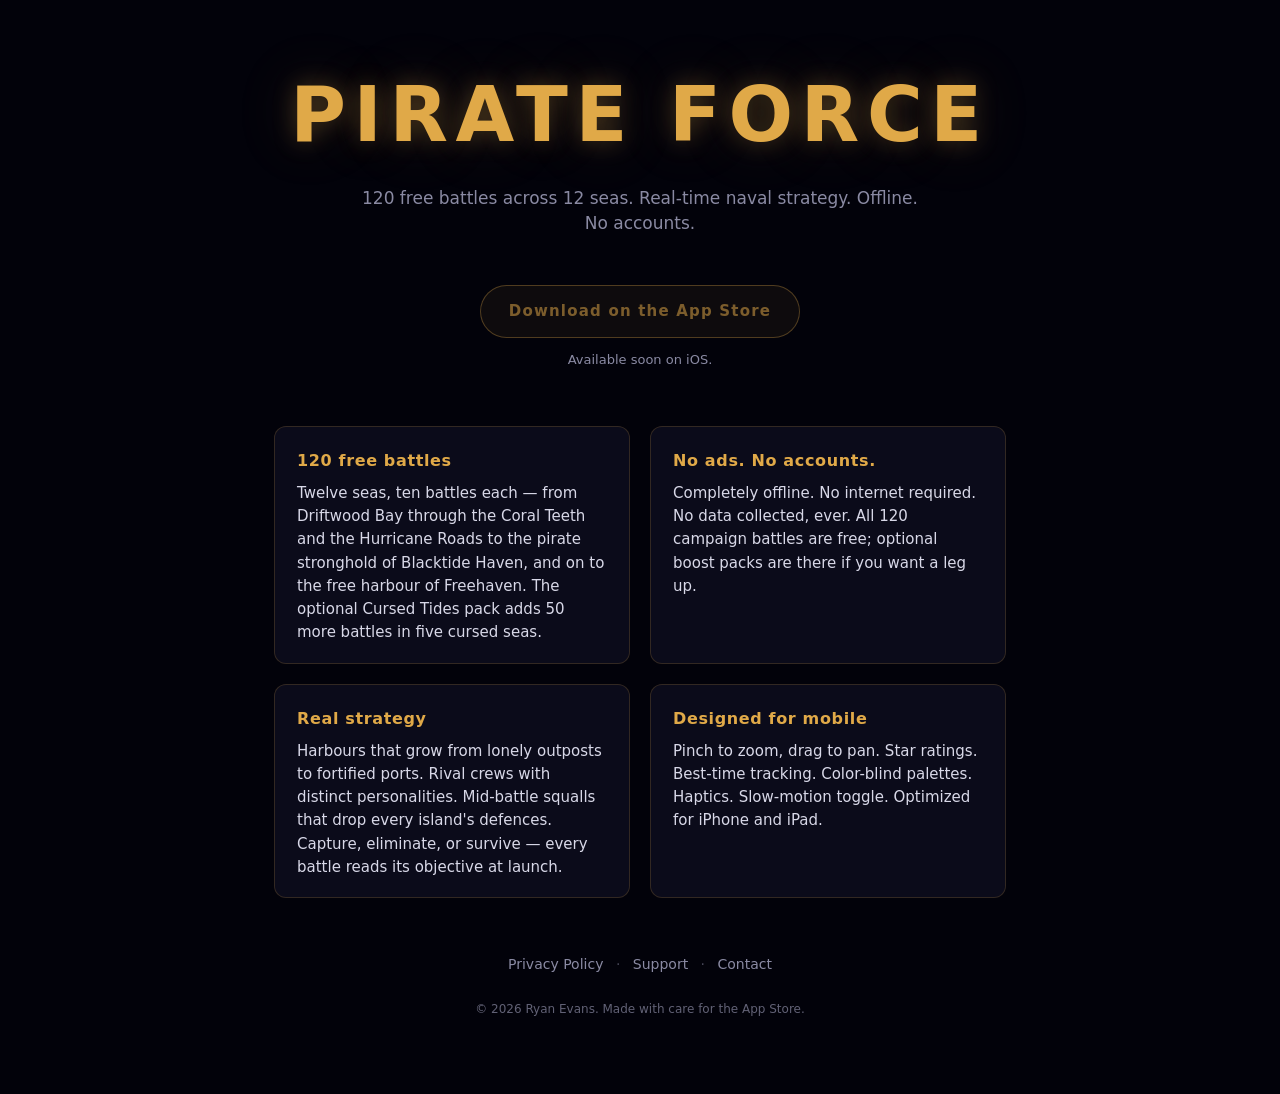
<file: index.html>
<!DOCTYPE html>
<html lang="en">
<head>
<meta charset="UTF-8">
<meta name="viewport" content="width=device-width, initial-scale=1, viewport-fit=cover">
<meta name="theme-color" content="#02020a">
<meta name="description" content="Pirate Force — a 120-battle offline real-time strategy game for iOS. No ads. No accounts. No data collection.">
<meta property="og:title" content="Pirate Force">
<meta property="og:description" content="120 free battles across 12 seas. Real-time naval strategy. Offline. No accounts.">
<meta property="og:type" content="website">
<title>Pirate Force — Real-Time Naval Strategy</title>
<link rel="icon" type="image/png" href="favicon.png">
<link rel="apple-touch-icon" href="apple-touch-icon.png">
<link rel="stylesheet" href="styles.css">
</head>
<body>
<div class="starfield"></div>
<main>
  <header>
    <h1>PIRATE FORCE</h1>
    <p class="tag">120 free battles across 12 seas. Real-time naval strategy. Offline. No accounts.</p>
  </header>

  <section class="cta">
    <!-- Replace href with App Store URL once the listing is live -->
    <a class="btn primary" href="#" rel="noopener" aria-disabled="true">Download on the App Store</a>
    <p class="cta-note">Available soon on iOS.</p>
  </section>

  <section class="features">
    <div class="feature">
      <h3>120 free battles</h3>
      <p>Twelve seas, ten battles each — from Driftwood Bay through the Coral Teeth and the Hurricane Roads to the pirate stronghold of Blacktide Haven, and on to the free harbour of Freehaven. The optional Cursed Tides pack adds 50 more battles in five cursed seas.</p>
    </div>
    <div class="feature">
      <h3>No ads. No accounts.</h3>
      <p>Completely offline. No internet required. No data collected, ever. All 120 campaign battles are free; optional boost packs are there if you want a leg up.</p>
    </div>
    <div class="feature">
      <h3>Real strategy</h3>
      <p>Harbours that grow from lonely outposts to fortified ports. Rival crews with distinct personalities. Mid-battle squalls that drop every island's defences. Capture, eliminate, or survive — every battle reads its objective at launch.</p>
    </div>
    <div class="feature">
      <h3>Designed for mobile</h3>
      <p>Pinch to zoom, drag to pan. Star ratings. Best-time tracking. Color-blind palettes. Haptics. Slow-motion toggle. Optimized for iPhone and iPad.</p>
    </div>
  </section>

  <nav class="links">
    <a href="privacy.html">Privacy Policy</a>
    <span class="sep">·</span>
    <a href="support.html">Support</a>
    <span class="sep">·</span>
    <a href="mailto:ryanevans23@gmail.com">Contact</a>
  </nav>

  <footer>
    <p>&copy; <span id="year">2026</span> Ryan Evans. Made with care for the App Store.</p>
  </footer>
</main>
<script>document.getElementById('year').textContent = new Date().getFullYear();</script>
</body>
</html>
</file>
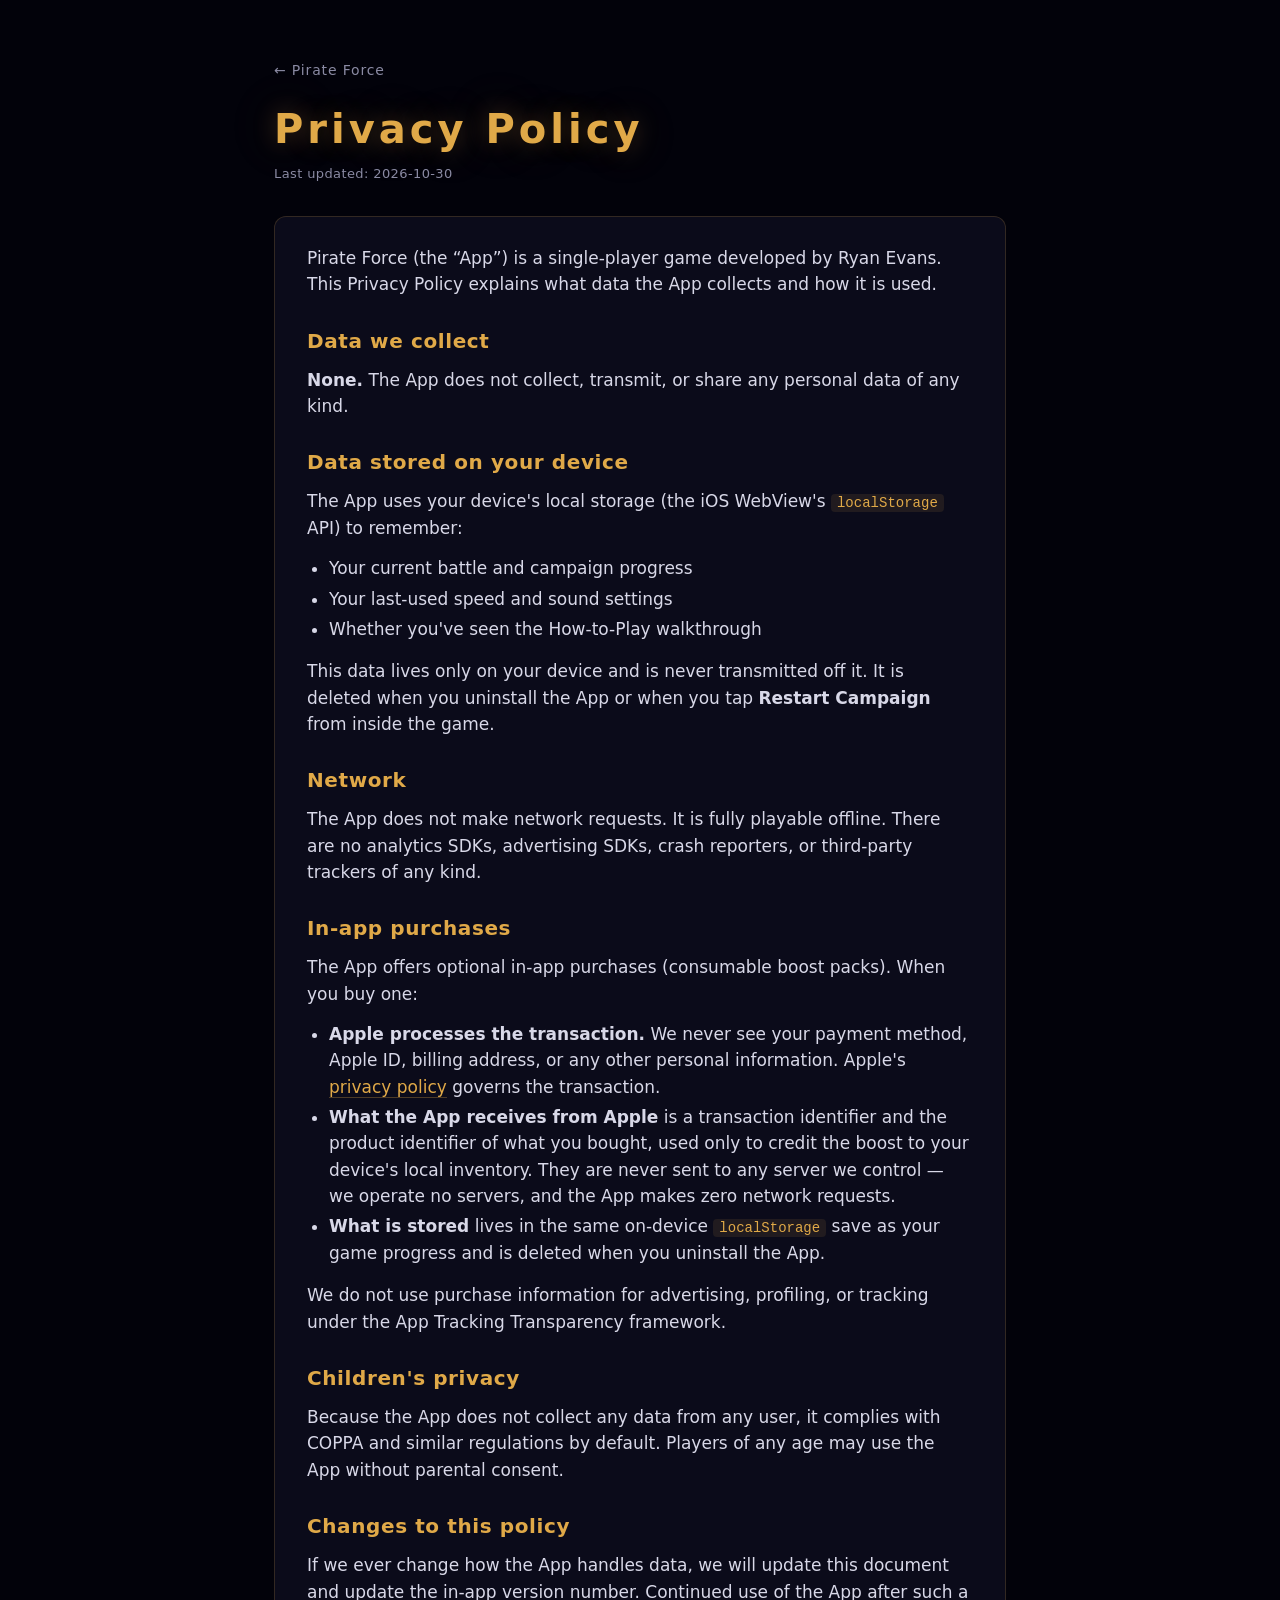
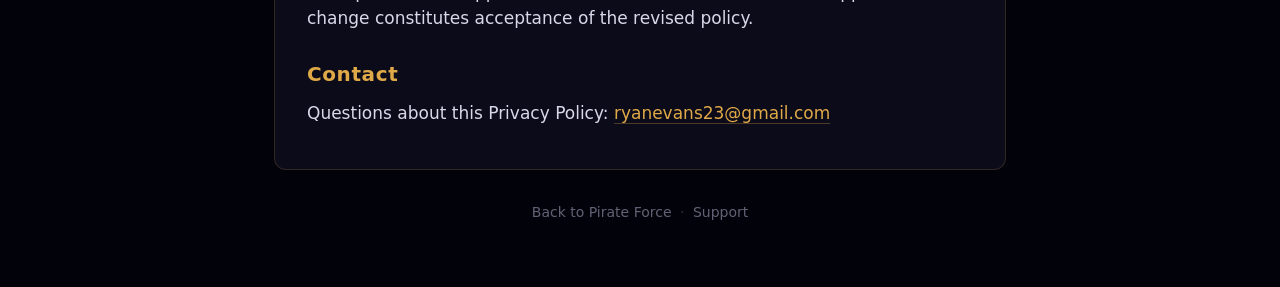
<file: privacy.html>
<!DOCTYPE html>
<html lang="en">
<head>
<meta charset="UTF-8">
<meta name="viewport" content="width=device-width, initial-scale=1, viewport-fit=cover">
<meta name="theme-color" content="#02020a">
<meta name="description" content="Pirate Force privacy policy. The app collects no personal data, makes no network requests, and contains no analytics or tracking SDKs.">
<title>Privacy Policy — Pirate Force</title>
<link rel="icon" type="image/png" href="favicon.png">
<link rel="apple-touch-icon" href="apple-touch-icon.png">
<link rel="stylesheet" href="styles.css">
</head>
<body>
<div class="starfield"></div>
<main class="doc">
  <header class="doc-header">
    <a class="back" href="index.html">← Pirate Force</a>
    <h1>Privacy Policy</h1>
    <p class="updated">Last updated: 2026-10-30</p>
  </header>

  <article>
    <p>Pirate Force (the &ldquo;App&rdquo;) is a single-player game developed by Ryan
    Evans. This Privacy Policy explains what data the App collects and how it is
    used.</p>

    <h2>Data we collect</h2>
    <p><strong>None.</strong> The App does not collect, transmit, or share any
    personal data of any kind.</p>

    <h2>Data stored on your device</h2>
    <p>The App uses your device's local storage (the iOS WebView's <code>localStorage</code>
    API) to remember:</p>
    <ul>
      <li>Your current battle and campaign progress</li>
      <li>Your last-used speed and sound settings</li>
      <li>Whether you've seen the How-to-Play walkthrough</li>
    </ul>
    <p>This data lives only on your device and is never transmitted off it.
    It is deleted when you uninstall the App or when you tap
    <strong>Restart Campaign</strong> from inside the game.</p>

    <h2>Network</h2>
    <p>The App does not make network requests. It is fully playable offline.
    There are no analytics SDKs, advertising SDKs, crash reporters, or
    third-party trackers of any kind.</p>

    <h2>In-app purchases</h2>
    <p>The App offers optional in-app purchases (consumable boost packs). When
    you buy one:</p>
    <ul>
      <li><strong>Apple processes the transaction.</strong> We never see your
      payment method, Apple ID, billing address, or any other personal
      information. Apple's <a href="https://www.apple.com/legal/privacy/">privacy
      policy</a> governs the transaction.</li>
      <li><strong>What the App receives from Apple</strong> is a transaction
      identifier and the product identifier of what you bought, used only to
      credit the boost to your device's local inventory. They are never sent to
      any server we control — we operate no servers, and the App makes zero
      network requests.</li>
      <li><strong>What is stored</strong> lives in the same on-device
      <code>localStorage</code> save as your game progress and is deleted when
      you uninstall the App.</li>
    </ul>
    <p>We do not use purchase information for advertising, profiling, or
    tracking under the App Tracking Transparency framework.</p>

    <h2>Children's privacy</h2>
    <p>Because the App does not collect any data from any user, it complies
    with COPPA and similar regulations by default. Players of any age may
    use the App without parental consent.</p>

    <h2>Changes to this policy</h2>
    <p>If we ever change how the App handles data, we will update this document
    and update the in-app version number. Continued use of the App after such
    a change constitutes acceptance of the revised policy.</p>

    <h2>Contact</h2>
    <p>Questions about this Privacy Policy:
    <a href="mailto:ryanevans23@gmail.com">ryanevans23@gmail.com</a></p>
  </article>

  <footer class="doc-footer">
    <a href="index.html">Back to Pirate Force</a>
    <span class="sep">·</span>
    <a href="support.html">Support</a>
  </footer>
</main>
</body>
</html>
</file>
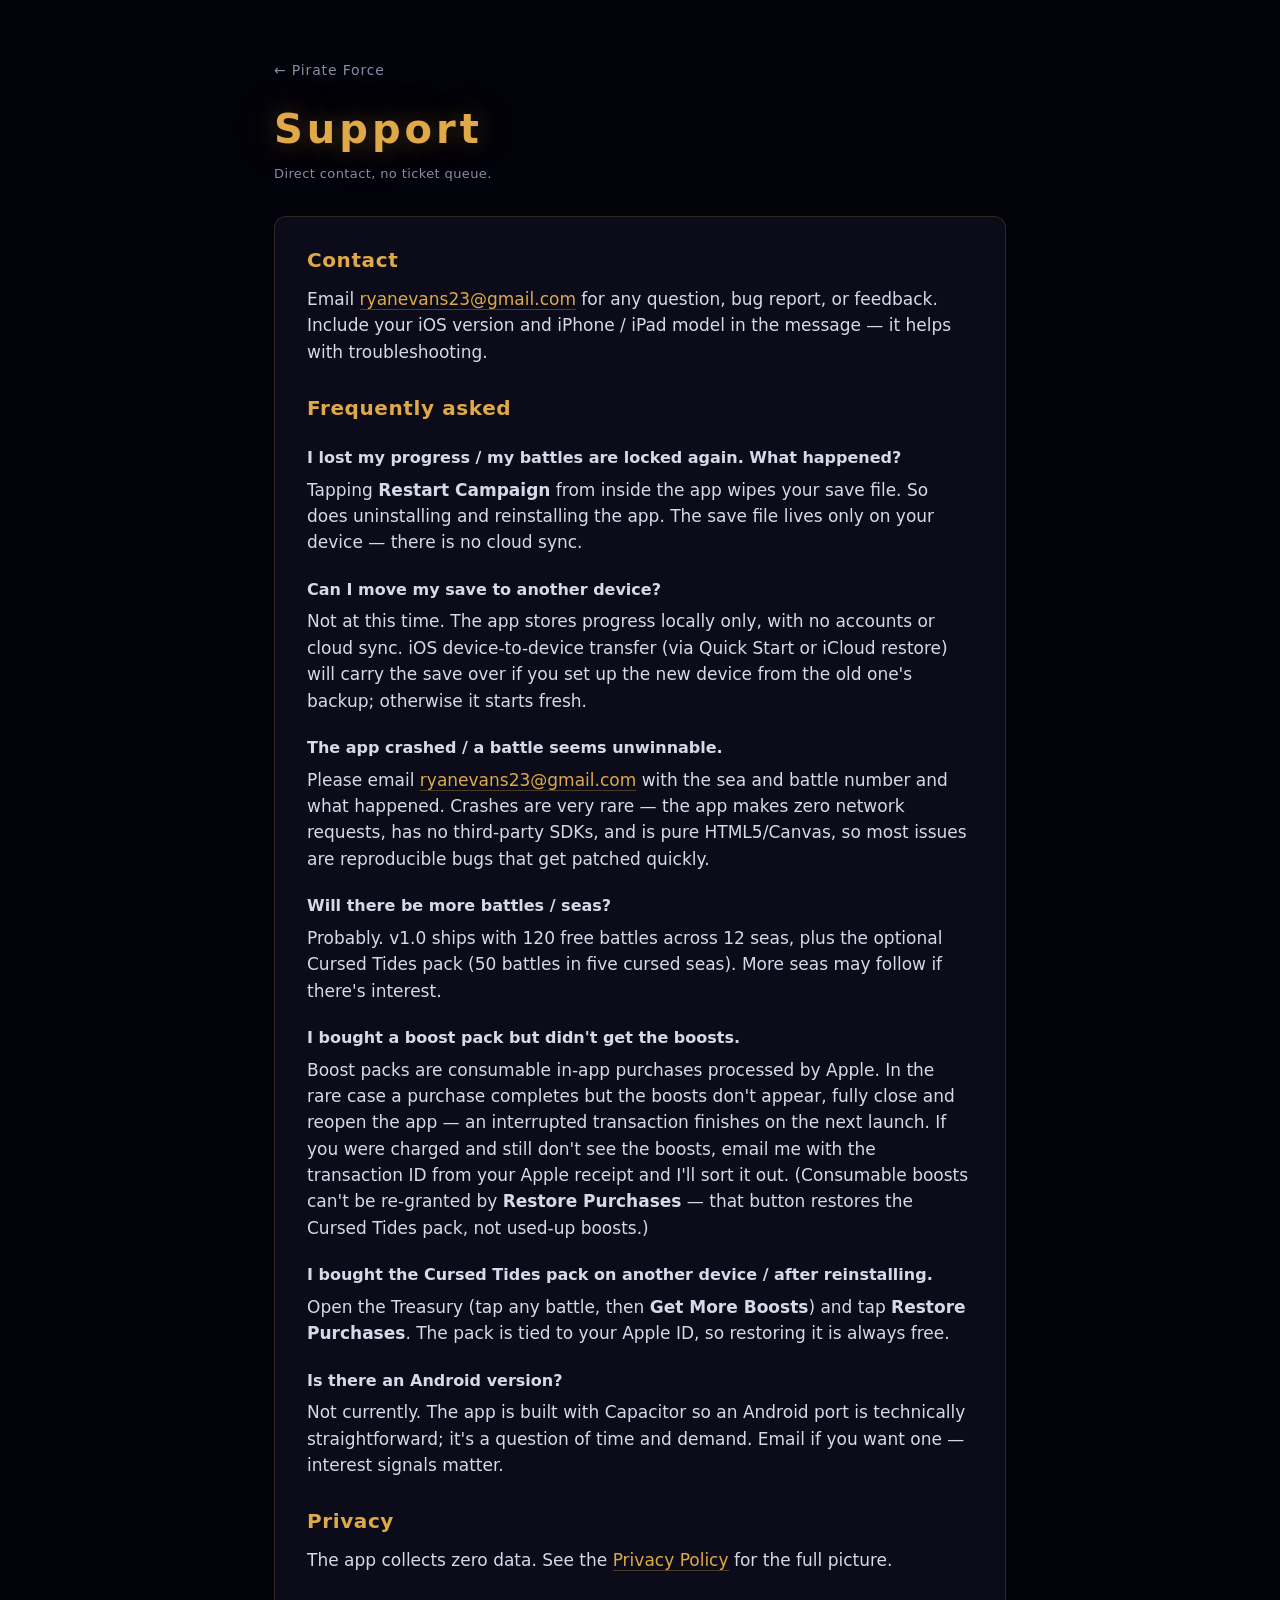
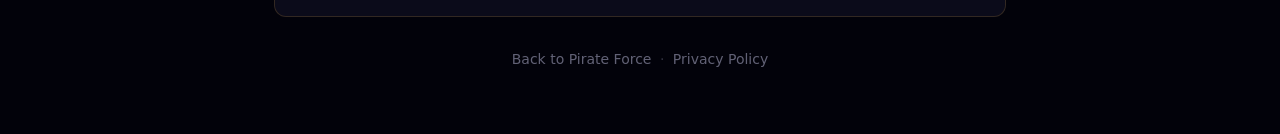
<file: support.html>
<!DOCTYPE html>
<html lang="en">
<head>
<meta charset="UTF-8">
<meta name="viewport" content="width=device-width, initial-scale=1, viewport-fit=cover">
<meta name="theme-color" content="#02020a">
<meta name="description" content="Pirate Force support — how to reach the developer, troubleshooting tips, and frequently asked questions.">
<title>Support — Pirate Force</title>
<link rel="icon" type="image/png" href="favicon.png">
<link rel="apple-touch-icon" href="apple-touch-icon.png">
<link rel="stylesheet" href="styles.css">
</head>
<body>
<div class="starfield"></div>
<main class="doc">
  <header class="doc-header">
    <a class="back" href="index.html">← Pirate Force</a>
    <h1>Support</h1>
    <p class="updated">Direct contact, no ticket queue.</p>
  </header>

  <article>
    <h2>Contact</h2>
    <p>Email <a href="mailto:ryanevans23@gmail.com">ryanevans23@gmail.com</a> for any
    question, bug report, or feedback. Include your iOS version and iPhone /
    iPad model in the message — it helps with troubleshooting.</p>

    <h2>Frequently asked</h2>

    <h3>I lost my progress / my battles are locked again. What happened?</h3>
    <p>Tapping <strong>Restart Campaign</strong> from inside the app wipes
    your save file. So does uninstalling and reinstalling the app. The save
    file lives only on your device — there is no cloud sync.</p>

    <h3>Can I move my save to another device?</h3>
    <p>Not at this time. The app stores progress locally only, with no
    accounts or cloud sync. iOS device-to-device transfer (via Quick Start
    or iCloud restore) will carry the save over if you set up the new device
    from the old one's backup; otherwise it starts fresh.</p>

    <h3>The app crashed / a battle seems unwinnable.</h3>
    <p>Please email <a href="mailto:ryanevans23@gmail.com">ryanevans23@gmail.com</a>
    with the sea and battle number and what happened. Crashes are very rare —
    the app makes zero network requests, has no third-party SDKs, and is
    pure HTML5/Canvas, so most issues are reproducible bugs that get
    patched quickly.</p>

    <h3>Will there be more battles / seas?</h3>
    <p>Probably. v1.0 ships with 120 free battles across 12 seas, plus the optional
    Cursed Tides pack (50 battles in five cursed seas). More seas may
    follow if there's interest.</p>

    <h3>I bought a boost pack but didn't get the boosts.</h3>
    <p>Boost packs are consumable in-app purchases processed by Apple. In the
    rare case a purchase completes but the boosts don't appear, fully close and
    reopen the app — an interrupted transaction finishes on the next launch. If
    you were charged and still don't see the boosts, email me with the
    transaction ID from your Apple receipt and I'll sort it out. (Consumable
    boosts can't be re-granted by <strong>Restore Purchases</strong> — that
    button restores the Cursed Tides pack, not used-up boosts.)</p>

    <h3>I bought the Cursed Tides pack on another device / after reinstalling.</h3>
    <p>Open the Treasury (tap any battle, then <strong>Get More Boosts</strong>)
    and tap <strong>Restore Purchases</strong>. The pack is tied to your Apple
    ID, so restoring it is always free.</p>

    <h3>Is there an Android version?</h3>
    <p>Not currently. The app is built with Capacitor so an Android port is
    technically straightforward; it's a question of time and demand.
    Email if you want one — interest signals matter.</p>

    <h2>Privacy</h2>
    <p>The app collects zero data. See the <a href="privacy.html">Privacy Policy</a>
    for the full picture.</p>
  </article>

  <footer class="doc-footer">
    <a href="index.html">Back to Pirate Force</a>
    <span class="sep">·</span>
    <a href="privacy.html">Privacy Policy</a>
  </footer>
</main>
</body>
</html>
</file>
<file: styles.css>
/* Pirate Force — landing + privacy + support pages
   Visual language matches the in-app palette: night-sea background, gold
   accent (#e0a948), Bungee-influenced header treatment via system fonts.
   Single-file CSS, no build step. */

:root {
  --bg:        #02020a;
  --bg-card:   rgba(20, 20, 40, 0.55);
  --fg:        #d8d8e8;
  --fg-muted:  #8a8aa3;
  --accent:    #e0a948;
  --accent-dim: rgba(224, 169, 72, 0.6);
  --border:    rgba(224, 169, 72, 0.18);
  --max-w:     780px;
}

* { box-sizing: border-box; }

html, body {
  margin: 0;
  padding: 0;
  background: var(--bg);
  color: var(--fg);
  font-family: -apple-system, BlinkMacSystemFont, "Segoe UI", system-ui, sans-serif;
  font-size: 17px;
  line-height: 1.55;
  min-height: 100%;
  -webkit-font-smoothing: antialiased;
}

/* Procedural starfield via radial-gradients — pure CSS, no images */
.starfield {
  position: fixed;
  inset: 0;
  z-index: -2;
  background:
    radial-gradient(ellipse at 20% 30%, rgba(20, 90, 110, 0.22) 0%, transparent 55%),
    radial-gradient(ellipse at 78% 72%, rgba(42, 138, 128, 0.14) 0%, transparent 55%),
    radial-gradient(ellipse at 50% 50%, #081a24 0%, #040b12 60%, #02060a 100%);
}
.starfield::before, .starfield::after {
  content: "";
  position: absolute;
  inset: 0;
  background-repeat: repeat;
  background-size: 200px 200px;
  pointer-events: none;
}
.starfield::before {
  background-image:
    radial-gradient(1px 1px at 12px 18px,  rgba(255,255,255,0.75), transparent),
    radial-gradient(1px 1px at 42px 92px,  rgba(255,255,255,0.55), transparent),
    radial-gradient(1px 1px at 75px 40px,  rgba(255,255,255,0.70), transparent),
    radial-gradient(1px 1px at 110px 130px, rgba(255,255,255,0.45), transparent),
    radial-gradient(1px 1px at 160px 60px, rgba(255,255,255,0.60), transparent),
    radial-gradient(1px 1px at 32px 168px, rgba(255,255,255,0.40), transparent),
    radial-gradient(1px 1px at 188px 192px, rgba(255,255,255,0.55), transparent);
  opacity: 0.85;
}
.starfield::after {
  background-image:
    radial-gradient(1.5px 1.5px at 55px 25px,  rgba(255,255,255,0.95), transparent),
    radial-gradient(1.5px 1.5px at 138px 105px, rgba(224,169,72,0.55), transparent),
    radial-gradient(1.5px 1.5px at 22px 110px, rgba(255,255,255,0.75), transparent);
  background-size: 320px 320px;
  opacity: 0.7;
}

main {
  max-width: var(--max-w);
  margin: 0 auto;
  padding: 56px 24px 64px;
  position: relative;
}
main.centered {
  display: flex;
  flex-direction: column;
  align-items: center;
  justify-content: center;
  min-height: calc(100vh - 32px);
  text-align: center;
}

/* Landing-page header */
header {
  text-align: center;
  margin-bottom: 48px;
}
h1 {
  font-size: clamp(40px, 9vw, 76px);
  margin: 0 0 12px 0;
  letter-spacing: 0.10em;
  color: var(--accent);
  text-shadow: 0 0 24px rgba(224,169,72,0.30), 0 0 64px rgba(224,169,72,0.18);
  font-weight: 800;
}
.tag {
  font-size: 17px;
  color: var(--fg-muted);
  max-width: 560px;
  margin: 0 auto;
  line-height: 1.5;
}

/* CTA section */
.cta {
  text-align: center;
  margin: 16px 0 56px;
}
.btn {
  display: inline-block;
  padding: 14px 28px;
  border-radius: 999px;
  font-weight: 700;
  letter-spacing: 0.08em;
  text-decoration: none;
  font-size: 15px;
  transition: background 0.15s, border-color 0.15s, transform 0.05s;
}
.btn.primary {
  background: rgba(224,169,72,0.10);
  border: 1px solid var(--accent-dim);
  color: var(--accent);
}
.btn.primary:hover {
  background: rgba(224,169,72,0.20);
  border-color: var(--accent);
}
.btn.primary[aria-disabled="true"] {
  opacity: 0.55;
  cursor: default;
}
.cta-note {
  margin: 12px 0 0 0;
  font-size: 13px;
  color: var(--fg-muted);
}

/* Feature grid */
.features {
  display: grid;
  grid-template-columns: 1fr 1fr;
  gap: 20px;
  margin: 0 0 56px 0;
}
.feature {
  background: var(--bg-card);
  border: 1px solid var(--border);
  border-radius: 12px;
  padding: 22px 22px 18px;
  backdrop-filter: blur(6px);
  -webkit-backdrop-filter: blur(6px);
}
.feature h3 {
  margin: 0 0 8px 0;
  font-size: 16px;
  color: var(--accent);
  letter-spacing: 0.04em;
}
.feature p {
  margin: 0;
  font-size: 15px;
  color: var(--fg);
  line-height: 1.55;
}

/* Document pages (privacy, support) */
.doc-header {
  text-align: left;
  margin-bottom: 32px;
}
.doc-header h1 {
  font-size: clamp(28px, 5vw, 40px);
  text-align: left;
  margin: 8px 0 4px 0;
}
.doc-header .updated {
  color: var(--fg-muted);
  font-size: 13px;
  margin: 0;
  letter-spacing: 0.03em;
}
.back {
  display: inline-block;
  color: var(--fg-muted);
  text-decoration: none;
  font-size: 14px;
  letter-spacing: 0.06em;
  margin-bottom: 8px;
}
.back:hover { color: var(--accent); }

article {
  background: var(--bg-card);
  border: 1px solid var(--border);
  border-radius: 12px;
  padding: 28px 32px;
  backdrop-filter: blur(6px);
  -webkit-backdrop-filter: blur(6px);
}
article h2 {
  font-size: 20px;
  margin: 28px 0 10px 0;
  color: var(--accent);
  letter-spacing: 0.03em;
}
article h2:first-child { margin-top: 0; }
article h3 {
  font-size: 16px;
  margin: 22px 0 6px 0;
  color: var(--fg);
}
article p { margin: 0 0 14px 0; }
article ul {
  margin: 0 0 16px 0;
  padding-left: 22px;
}
article li { margin: 4px 0; }
article a {
  color: var(--accent);
  text-decoration: none;
  border-bottom: 1px solid rgba(224,169,72,0.30);
  transition: border-color 0.15s;
}
article a:hover { border-color: var(--accent); }
article code {
  background: rgba(224,169,72,0.10);
  padding: 1px 6px;
  border-radius: 4px;
  font-size: 14px;
  color: var(--accent);
  font-family: ui-monospace, "SF Mono", Menlo, monospace;
}
article strong { color: var(--fg); }

.doc-footer {
  text-align: center;
  margin: 32px 0 0 0;
  font-size: 14px;
  color: var(--fg-muted);
}
.doc-footer a {
  color: var(--fg-muted);
  text-decoration: none;
  border-bottom: 1px solid transparent;
}
.doc-footer a:hover {
  color: var(--accent);
  border-color: var(--accent-dim);
}

/* Bottom links nav (landing page) */
.links {
  text-align: center;
  margin: 32px 0 16px;
  font-size: 14px;
}
.links a {
  color: var(--fg-muted);
  text-decoration: none;
  margin: 0 4px;
  border-bottom: 1px solid transparent;
  transition: color 0.15s, border-color 0.15s;
}
.links a:hover {
  color: var(--accent);
  border-color: var(--accent-dim);
}
.sep { color: var(--fg-muted); opacity: 0.5; margin: 0 4px; }

footer {
  text-align: center;
  margin-top: 24px;
  font-size: 12px;
  color: var(--fg-muted);
  opacity: 0.7;
}

/* 404 page */
.big-404 {
  font-size: clamp(80px, 18vw, 144px);
  letter-spacing: 0.04em;
  margin: 0 0 4px 0;
}

/* Mobile */
@media (max-width: 640px) {
  main { padding: 36px 18px 48px; }
  .features {
    grid-template-columns: 1fr;
    gap: 14px;
  }
  .feature { padding: 18px 18px 14px; }
  article { padding: 22px 20px; }
}

/* Reduced-motion respect (starfield ::before/::after are static, but
   keeping this clean for any future animations) */
@media (prefers-reduced-motion: reduce) {
  * { animation: none !important; transition: none !important; }
}
</file>
